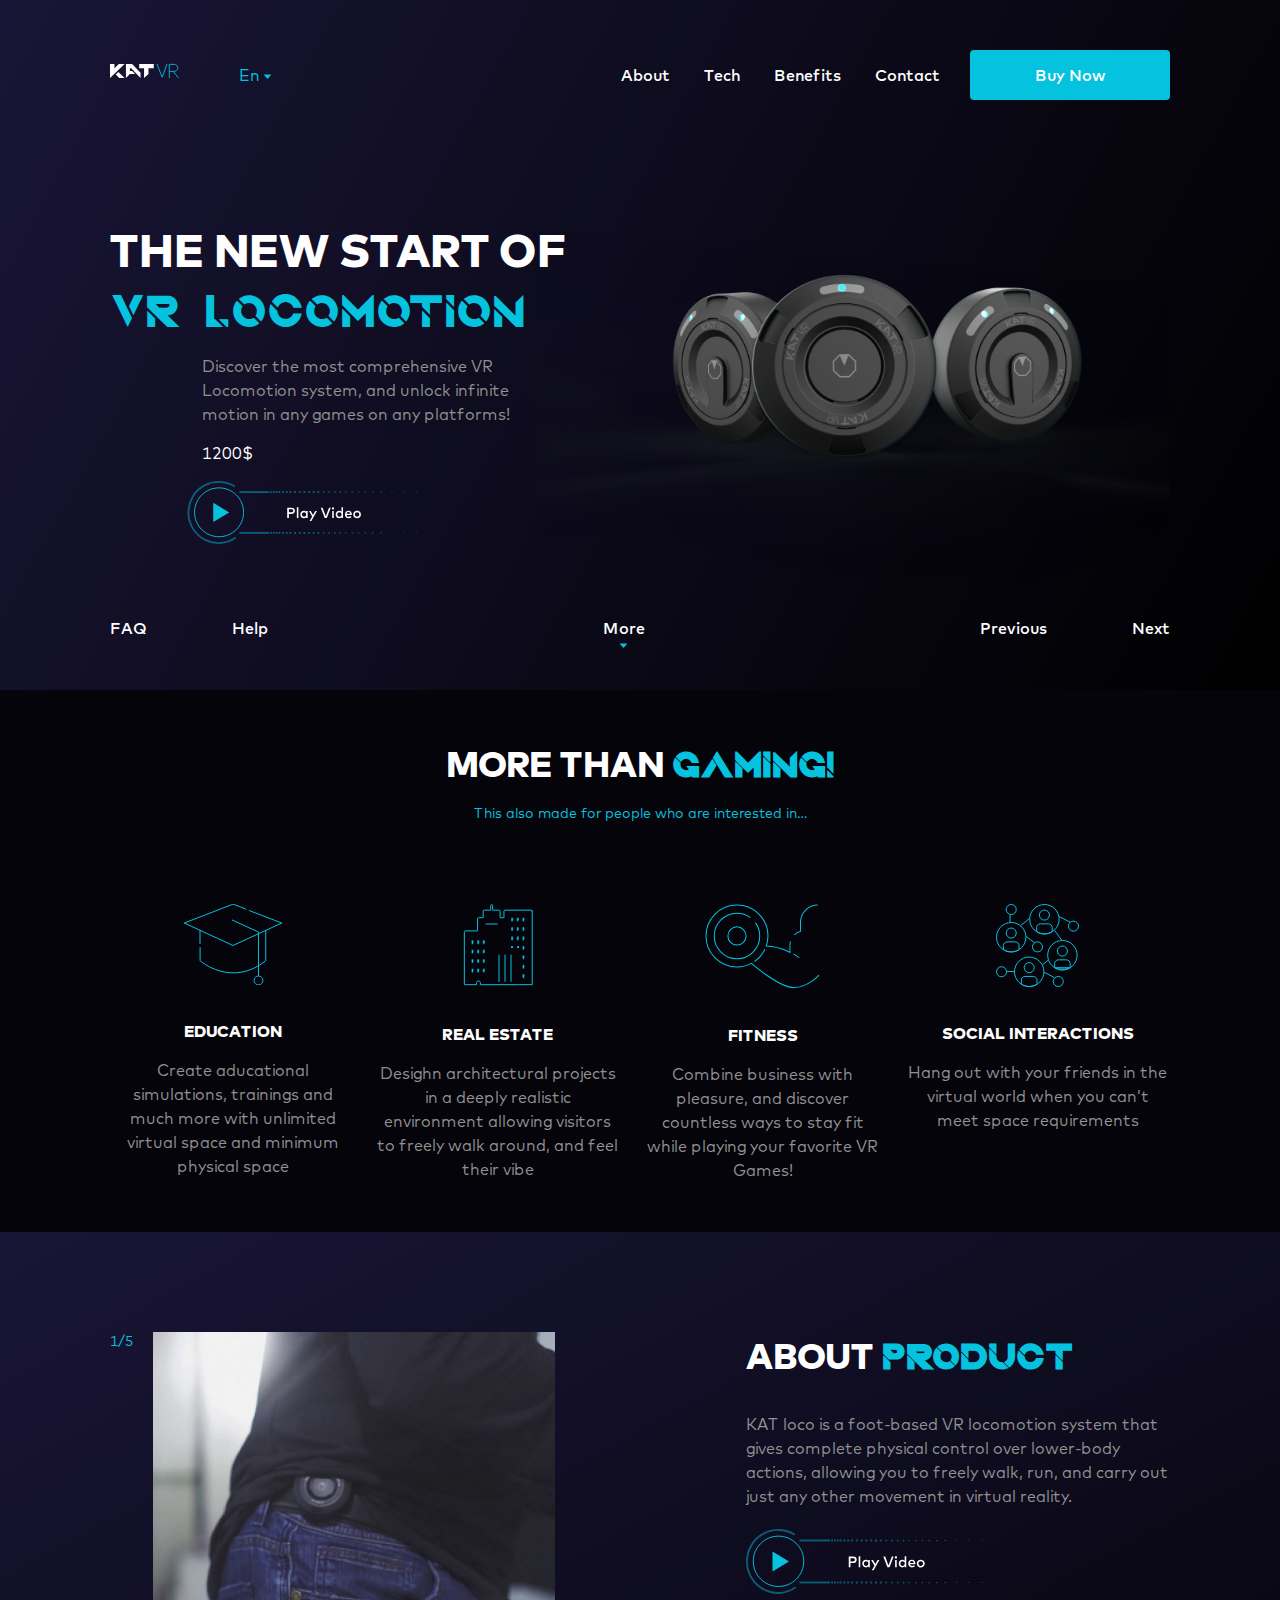
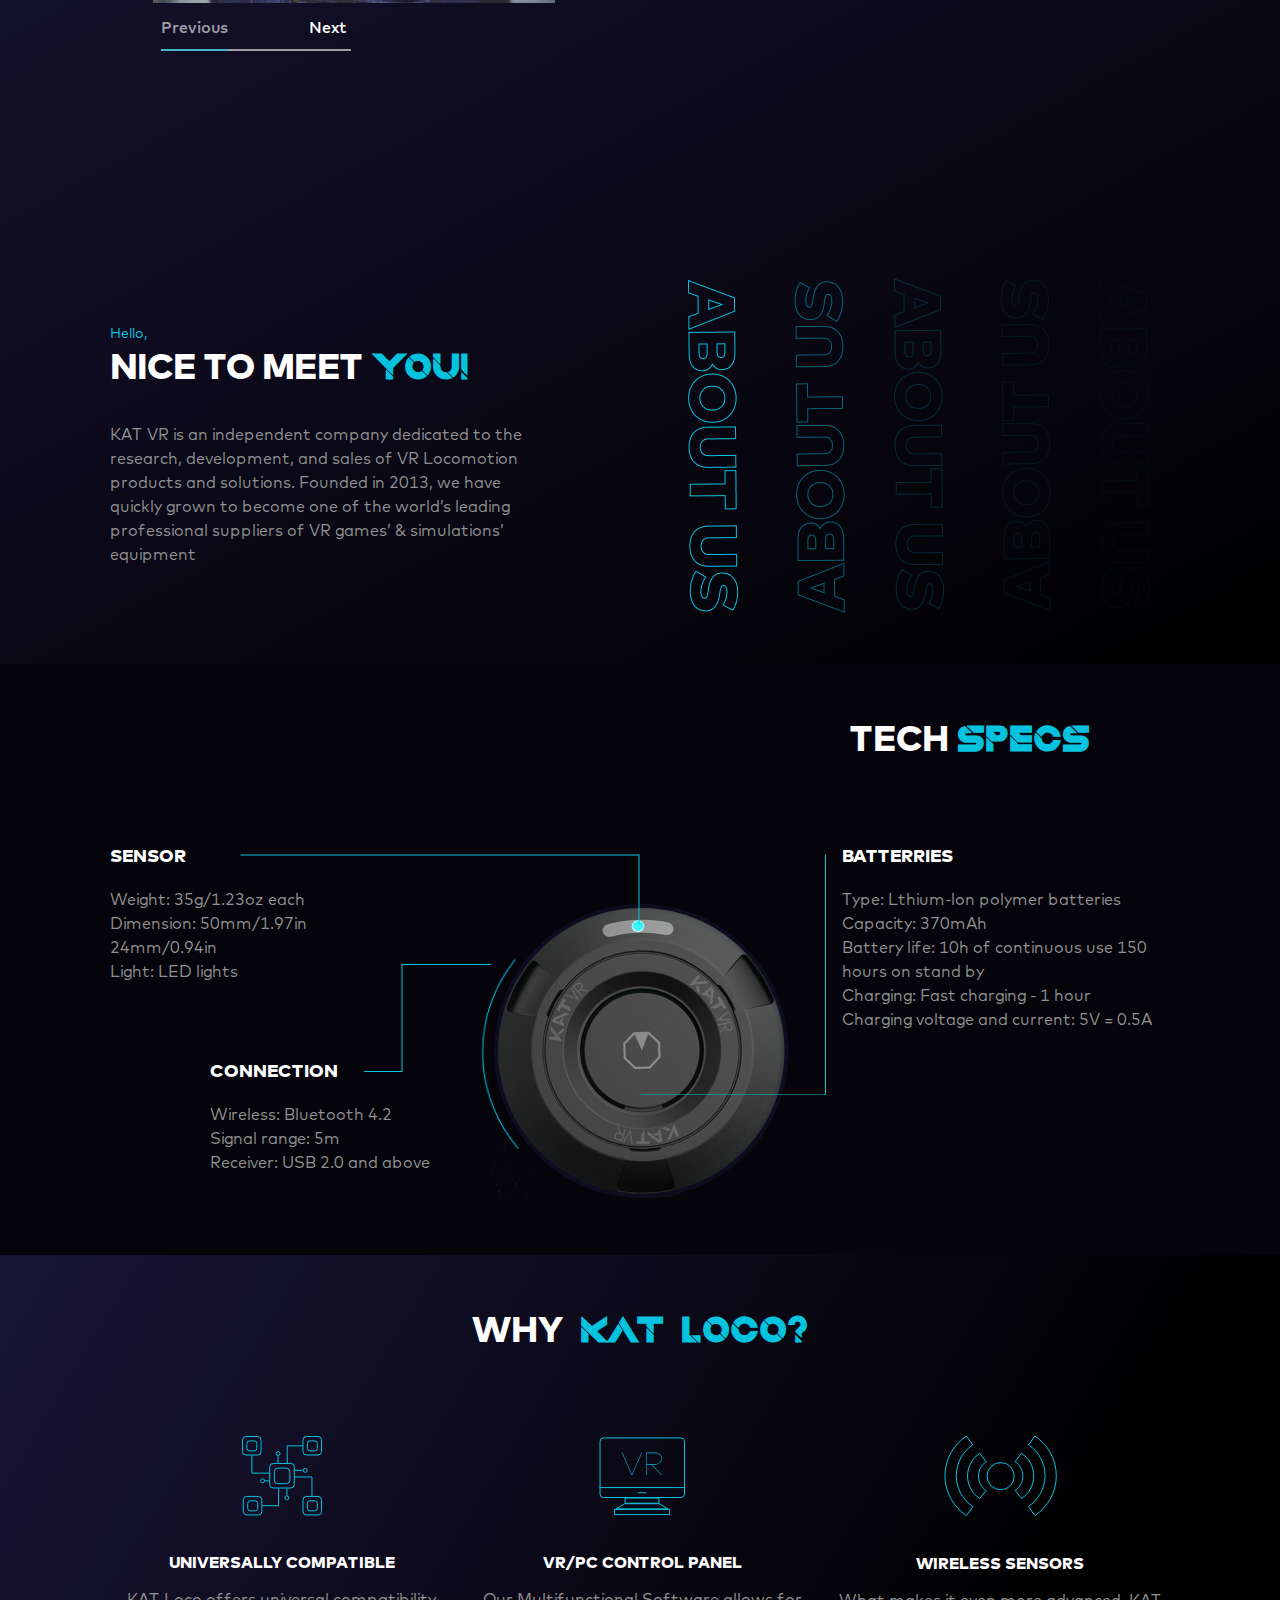
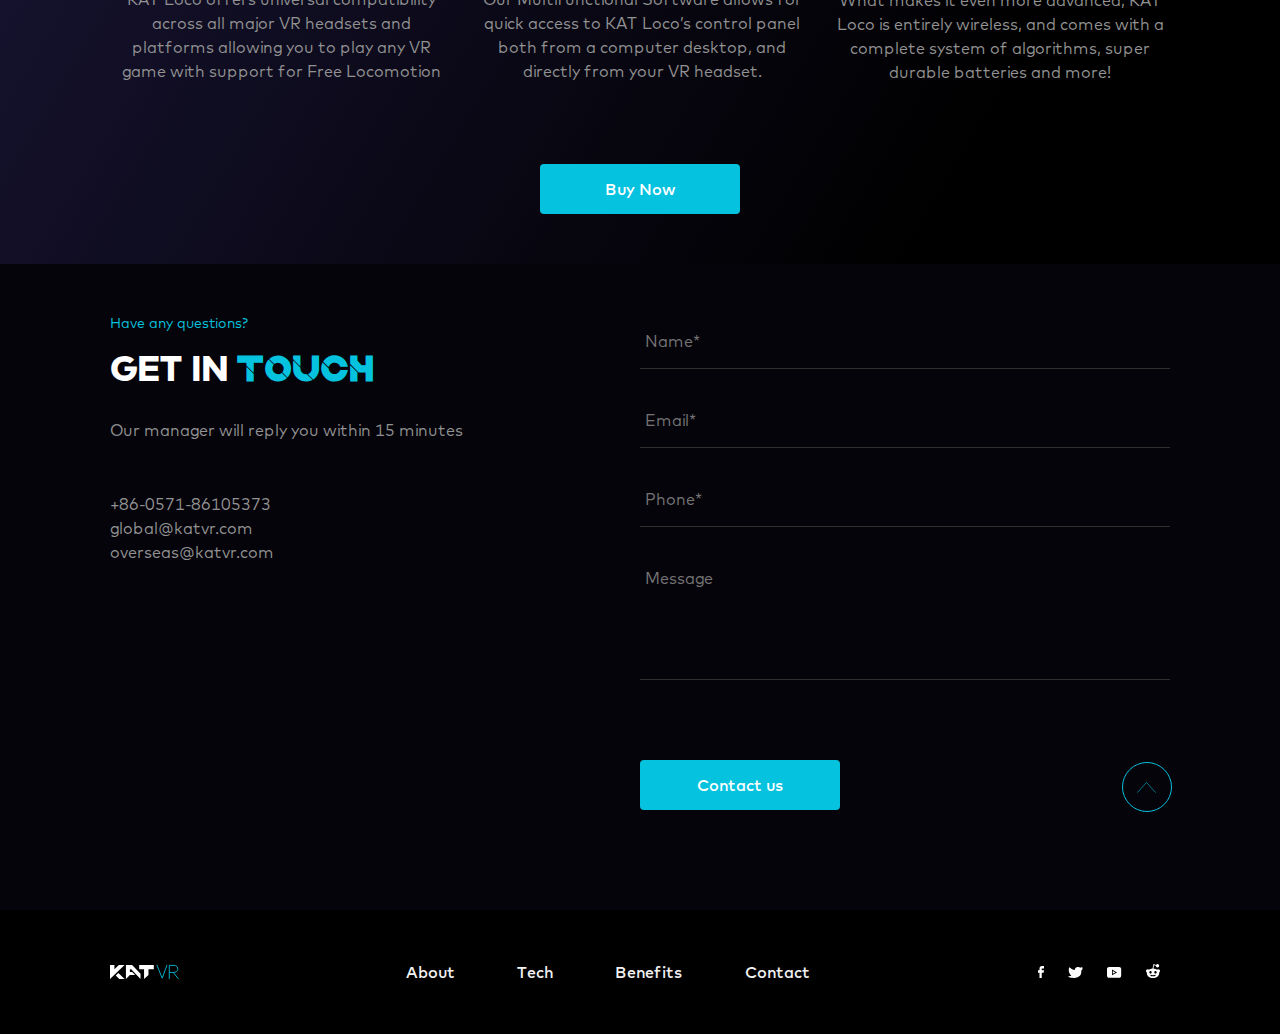
<file: index.html>
<!DOCTYPE html><html lang="en"><head><meta charset="UTF-8"><meta name="viewport" content="width=device-width, initial-scale=1.0"><title>KatVR</title><link rel="stylesheet" href="main.e1ba136f.css"></head><body> <header class="header container" id="header"> <section class="header__top"> <div class="header__language-logo"> <div class="logo header__logo"> </div> <div class="header__language">En</div> </div> <div class="menu"> <input type="checkbox" name="menu__input" id="menu__input" class="menu__input"> <label for="menu__input" class="menu__label"> <div class="bar1"></div> <div class="bar2"></div> <div class="bar3"></div> </label> <nav class="nav header__nav"> <ul class="nav__list"> <li class="nav__item"> <a href="#about" class="nav__link"> About </a> </li> <li class="nav__item"> <a href="#tech" class="nav__link"> Tech </a> </li> <li class="nav__item"> <a href="#benefits" class="nav__link"> Benefits </a> </li> <li class="nav__item"> <a href="#contact" class="nav__link"> Contact </a> </li> <li class="nav__item"> <a href="#contact" class="button nav__button nav__link"> Buy Now </a> </li> <li class="nav__item"> <a href="#" class="nav__link"> Language </a> </li> <li class="nav__item"> <a href="#" class="nav__link"> FAQ </a> </li> <li class="nav__item"> <a href="#" class="nav__link"> Help </a> </li> </ul> </nav> </div> </section> <section class="header__middle"> <div class="header__caption"> <h1 class="header__heading">THE NEW START OF<br><span class="highlight">VR LOCOMOTION</span></h1> <p class="header__text">Discover the most comprehensive VR<br>Locomotion system, and unlock infinite<br>motion in any games on any platforms!</p> <p class="header__price">1200$</p> <div class="media header__media"></div> <a class="button header__button"> Buy Now </a> </div> <div class="container-img"> </div> </section> <section class="header__bottom"> <ul class="header__list"> <li class="list-item"> <a href="#" class="header__link"> FAQ </a> </li> <li class="list-item"> <a href="#" class="header__link"> Help </a> </li> <li class="list-item"> <a href="#more" class="header__link header__link--more"> More </a> </li> <li class="list-item"> <a href="#" class="header__link"> Previous </a> </li> <li class="list-item"> <a href="#" class="header__link"> Next </a> </li> </ul> </section> </header> <main class="main"> <section class="more container" id="more"> <h2 class="more__heading">MORE THAN <span class="highlight">GAMING!</span></h2> <h5 class="more__sub-heading">This also made for people who are interested in...</h5> <section class="more__advantages"> <section class="more__object"> <img src="education.2be78d8f.svg" alt="Education" class="more__image"> <h4 class="more__title">Education</h4> <p class="more__description">Create aducational simulations, trainings and much more with unlimited virtual space and minimum physical space</p> </section> <section class="more__object"> <img src="real-estate.942b70a5.svg" alt="Real Estate" class="more__image"> <h4 class="more__title">Real Estate</h4> <p class="more__description">Desighn architectural projects in a deeply realistic environment allowing visitors to freely walk around, and feel their vibe</p> </section> <section class="more__object"> <img src="fitness.20909544.svg" alt="Fitness" class="more__image"> <h4 class="more__title">Fitness</h4> <p class="more__description">Combine business with pleasure, and discover countless ways to stay fit while playing your favorite VR Games!</p> </section> <section class="more__object"> <img src="social.80bb688e.svg" alt="Social" class="more__image"> <h4 class="more__title">Social interactions</h4> <p class="more__description">Hang out with your friends in the virtual world when you can’t meet space requirements</p> </section> </section> </section> <section class="about container" id="about"> <section class="about__top"> <div class="about__slider"> <div class="about__image-block"> <h5 class="about__counter">1/5</h5> <img src="about-image.f1a675e3.jpg" alt="KAT" class="about__image"> </div> <ul class="list-slider"> <li class="list-slider__item"> <a href="#" class="list-slider__link"> Previous </a> </li> <li class="list-slider__item"> <a href="#" class="list-slider__link"> Next </a> </li> </ul> <div class="line"></div> </div> <div class="about__text"> <h2 class="about__heading">About <span class="highlight">Product</span></h2> <img src="about-image.f1a675e3.jpg" alt="KAT VR" class="about__image--mobile"> <p class="about__description">KAT loco is a foot-based VR locomotion system that gives complete physical control over lower-body actions, allowing you to freely walk, run, and carry out just any other movement in virtual reality.</p> <div class="media about__media"></div> </div> </section> <section class="about__bottom"> <div class="about__text"> <h5>Hello,</h5> <h2 class="about__heading">Nice to meet <span class="highlight">you!</span></h2> <p class="about__discription">KAT VR is an independent company dedicated to the research, development, and sales of VR Locomotion products and solutions. Founded in 2013, we have quickly grown to become one of the world’s leading professional suppliers of VR games’ & simulations’ equipment </p> </div> <img src="about-us-stroke.5822cfae.png" alt="About us" class="about__stroke-text"> </section> </section> <section class="tech container" id="tech"> <h2 class="tech__heading">Tech <span class="highlight">specs</span></h2> <img src="kat.e688845d.png" alt="KAT VR" class="tech__image--mobile"> <div class="button-mobile button-mobile__batterries"></div> <div class="tech__mobile tech__mobile--batterries"> <p>Type: Lthium-lon polymer batteries<br>Capacity: 370mAh<br>Battery life: 10h of continuous use 150 hours on stand by<br>Charging: Fast charging - 1 hour<br>Charging voltage and current: 5V = 0.5A</p> </div> <div class="button-mobile button-mobile__sensor"></div> <div class="tech__mobile tech__mobile--sensor"> <p>Weight: 35g/1.23oz each<br>Dimension: 50mm/1.97in<br>24mm/0.94in<br>Light: LED lights</p> </div> <div class="button-mobile button-mobile__connection"></div> <div class="tech__mobile tech__mobile--connection"> <p>Wireless: Bluetooth 4.2<br>Signal range: 5m<br>Receiver: USB 2.0 and above</p> </div> <div class="tech__details"> <img src="kat.e688845d.png" alt="KAT VR" class="tech__image"> <div class="tech__ellipse"></div> <div class="vector-angle"></div> <div class="tech__batterries"> <h3>Batterries</h3> <p>Type: Lthium-lon polymer batteries<br>Capacity: 370mAh<br>Battery life: 10h of continuous use 150 hours on stand by<br>Charging: Fast charging - 1 hour<br>Charging voltage and current: 5V = 0.5A</p> </div> <div class="vector-angle-short"></div> <div class="tech__sensor"> <h3>Sensor</h3> <p>Weight: 35g/1.23oz each<br>Dimension: 50mm/1.97in<br>24mm/0.94in<br>Light: LED lights</p> </div> <div class="vector-z"></div> <div class="tech__connection"> <h3>Connection</h3> <p>Wireless: Bluetooth 4.2<br>Signal range: 5m<br>Receiver: USB 2.0 and above</p> </div> </div> </section> <section class="benefits container" id="benefits"> <h2 class="benefits__heading">WHY&#8194;<span class="highlight">KAT LOCO?</span></h2> <section class="benefits__content"> <section class="benefits__item"> <img src="compatible.40216e26.svg" alt="compatible" class="benefits__image"> <h4>Universally Compatible</h4> <p>KAT Loco offers universal compatibility across all major VR headsets and platforms allowing you to play any VR game with support for Free Locomotion</p> </section> <section class="benefits__item"> <img src="control.0476af1d.svg" alt="control" class="benefits__image"> <h4>VR/PC Control Panel</h4> <p>Our Multifunctional Software allows for quick access to KAT Loco’s control panel both from a computer desktop, and directly from your VR headset.</p> </section> <section class="benefits__item"> <img src="sensors.261f17cd.svg" alt="sensors" class="benefits__image"> <h4>Wireless Sensors</h4> <p>What makes it even more advanced, KAT Loco is entirely wireless, and comes with a complete system of algorithms, super durable batteries and more!</p> </section> </section> <a href="#contact" class="button benefits__link"> Buy Now </a> </section> <section class="contact container" id="contact"> <section class="contact__info"> <h5>Have any questions?</h5> <h2 class="contact__heading">Get in <span class="highlight">touch</span></h2> <p>Our manager will reply you within 15 minutes</p> <a href="tel:+86-0571-86105373">+86-0571-86105373</a><br> <a href="mailto:global@katvr.com">global@katvr.com</a><br> <a href="mailto:overseas@katvr.com">overseas@katvr.com</a> </section> <section class="contact__form"> <form action="" method="GET" class="form"> <input type="text" class="form__input" name="name" placeholder="Name*" autocomplete="off" required> <input type="email" class="form__input" name="email" placeholder="Email*" autocomplete="off" required> <input type="tel" class="form__input" name="phone" placeholder="Phone*" autocomplete="off" required> <textarea class="form__textarea" name="message" placeholder="Message" autocomplete="off" required></textarea> <button type="submit" class="button contact__link"> Contact us </button> </form> <a href="#header"><div class="button-up"></div></a> </section> </section> </main> <footer class="footer container"> <div class="logo footer__logo"></div> <div class="footer__nav"> <ul class="footer__list"> <li class="footer__item"><a href="#about" class="footer__link">About</a></li> <li class="footer__item"><a href="#tech" class="footer__link">Tech</a></li> <li class="footer__item"><a href="#benefits" class="footer__link">Benefits</a></li> <li class="footer__item"><a href="#contact" class="footer__link">Contact</a></li> </ul> </div> <div class="footer__contacts"> <ul class="list-contact"> <li class="item-contact"> <a href="tel:+86-0571-86105373"> +86-0571-86105373 </a> </li> <li class="item-contact"> <a href="mailto:global@katvr.com"> global@katvr.com </a> </li> <li class="item-contact"> <a href="mailto:overseas@katvr.com"> overseas@katvr.com </a> </li> </ul> </div> <div class="footer__soc"> <a href="#" class="footer__link"> <img src="fb.a3526200.svg" alt="facebook" class="footer__soc-icon"> </a> <a href="#" class="footer__link"> <img src="twitter.b948b1c3.svg" alt="twitter" class="footer__soc-icon"> </a> <a href="#" class="footer__link"> <img src="yt.d69bec1d.svg" alt="youtube" class="footer__soc-icon"> </a> <a href="#" class="footer__link"> <img src="reddit.859e3c9b.svg" alt="reddit" class="footer__soc-icon"> </a> </div> </footer> <script type="text/javascript" src="main.b2b0b56a.js"></script> </body></html>
</file>
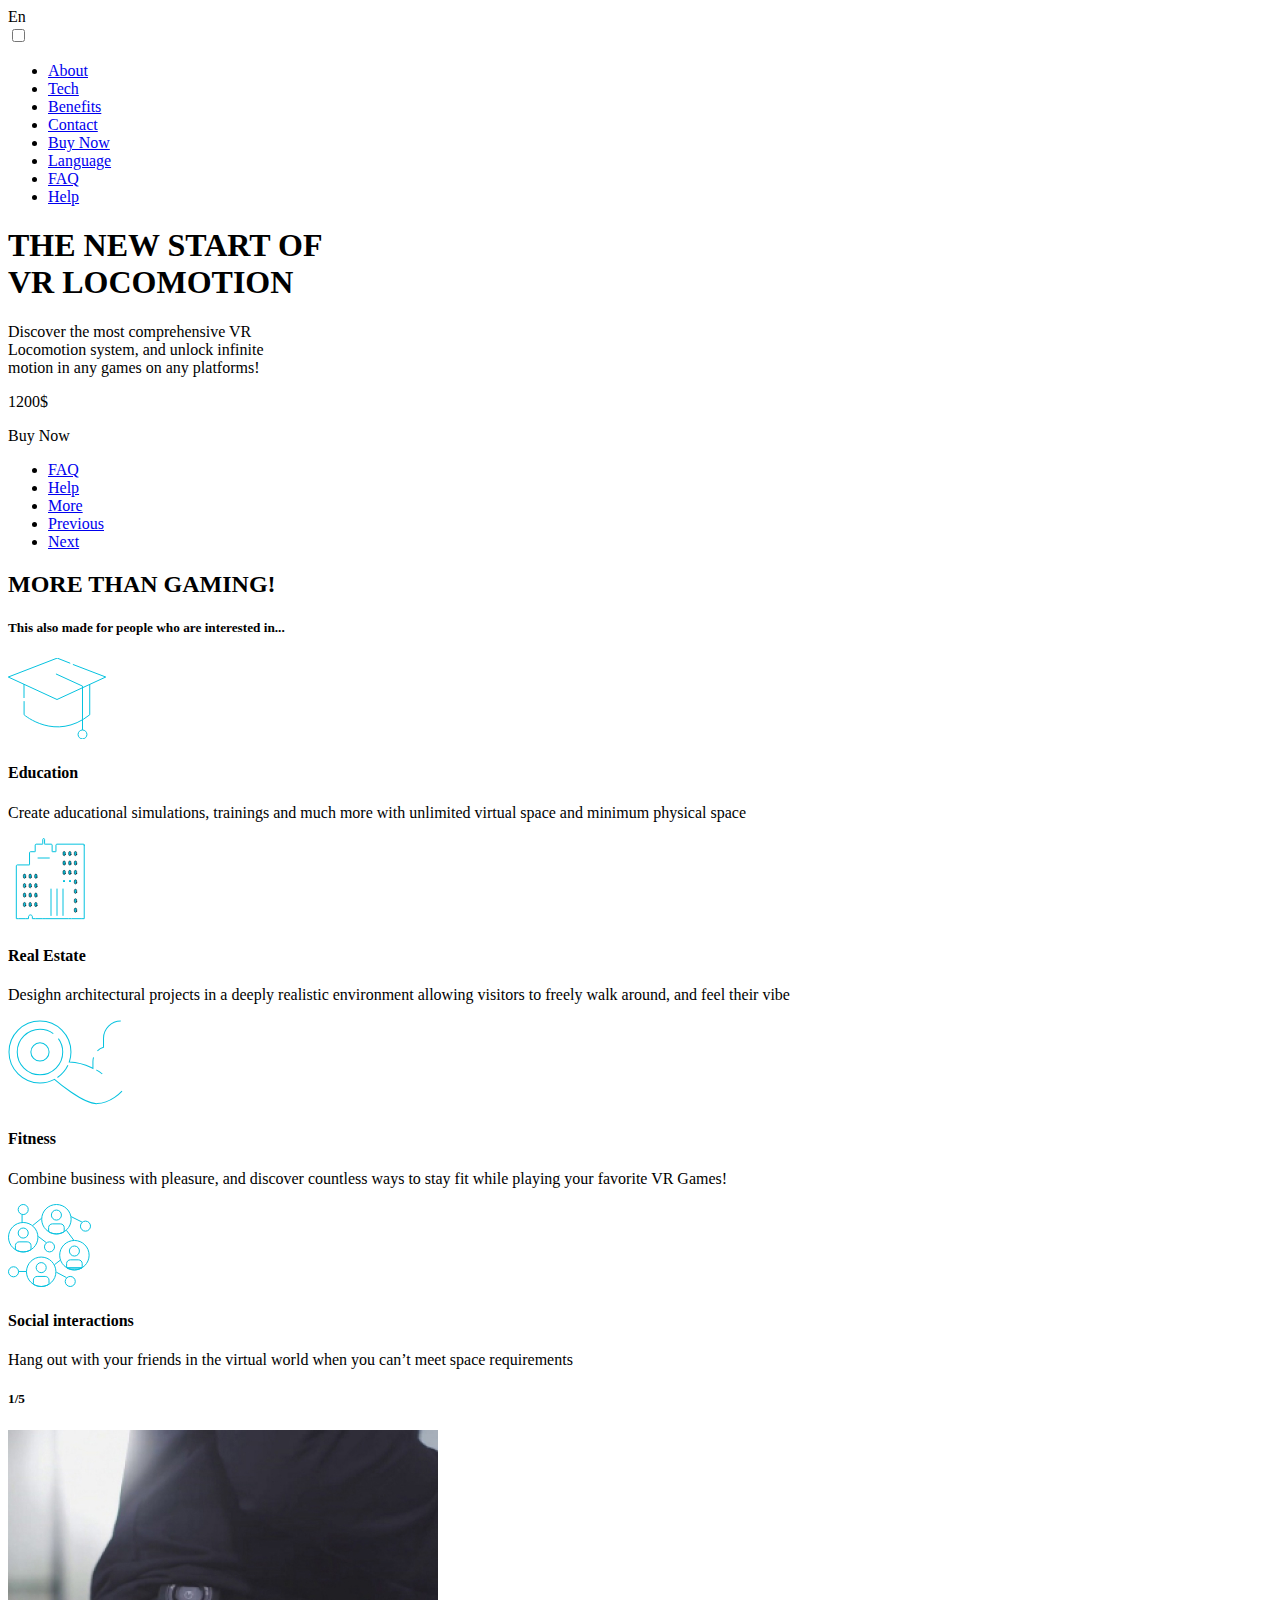
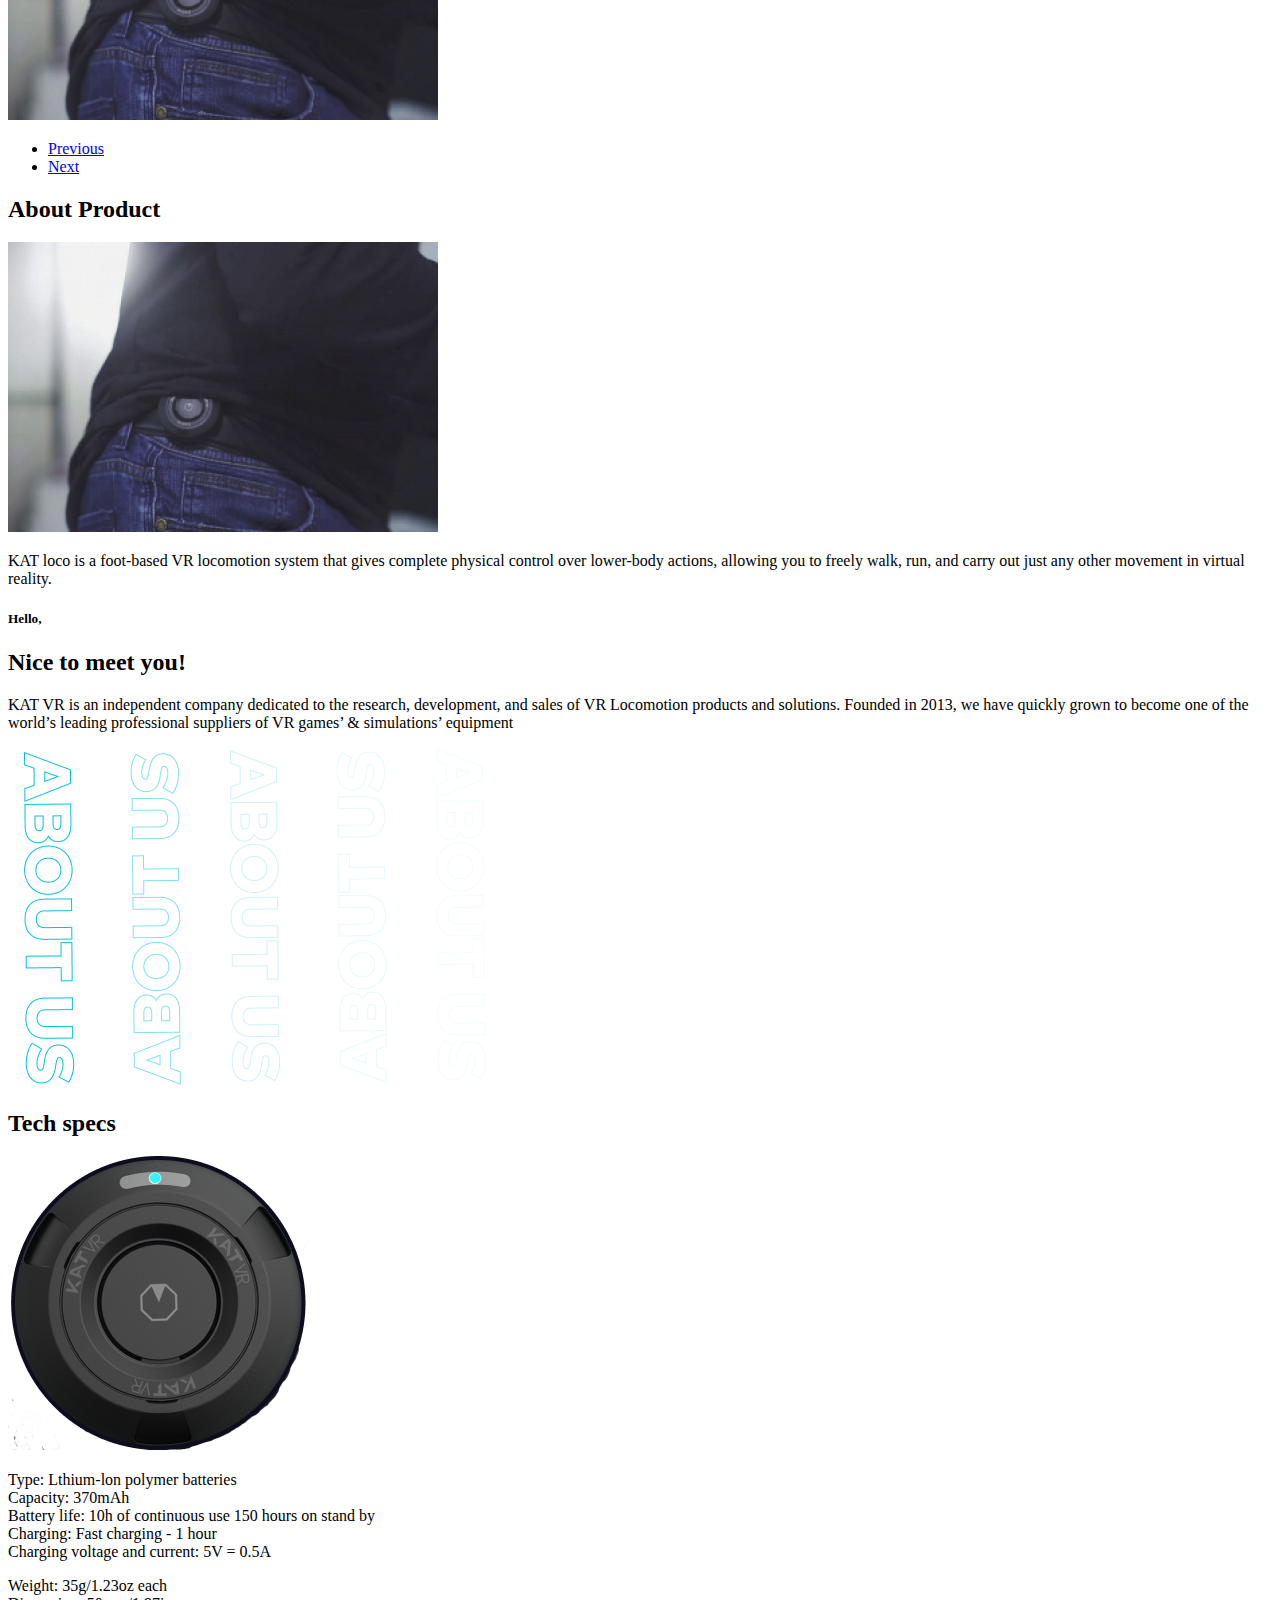
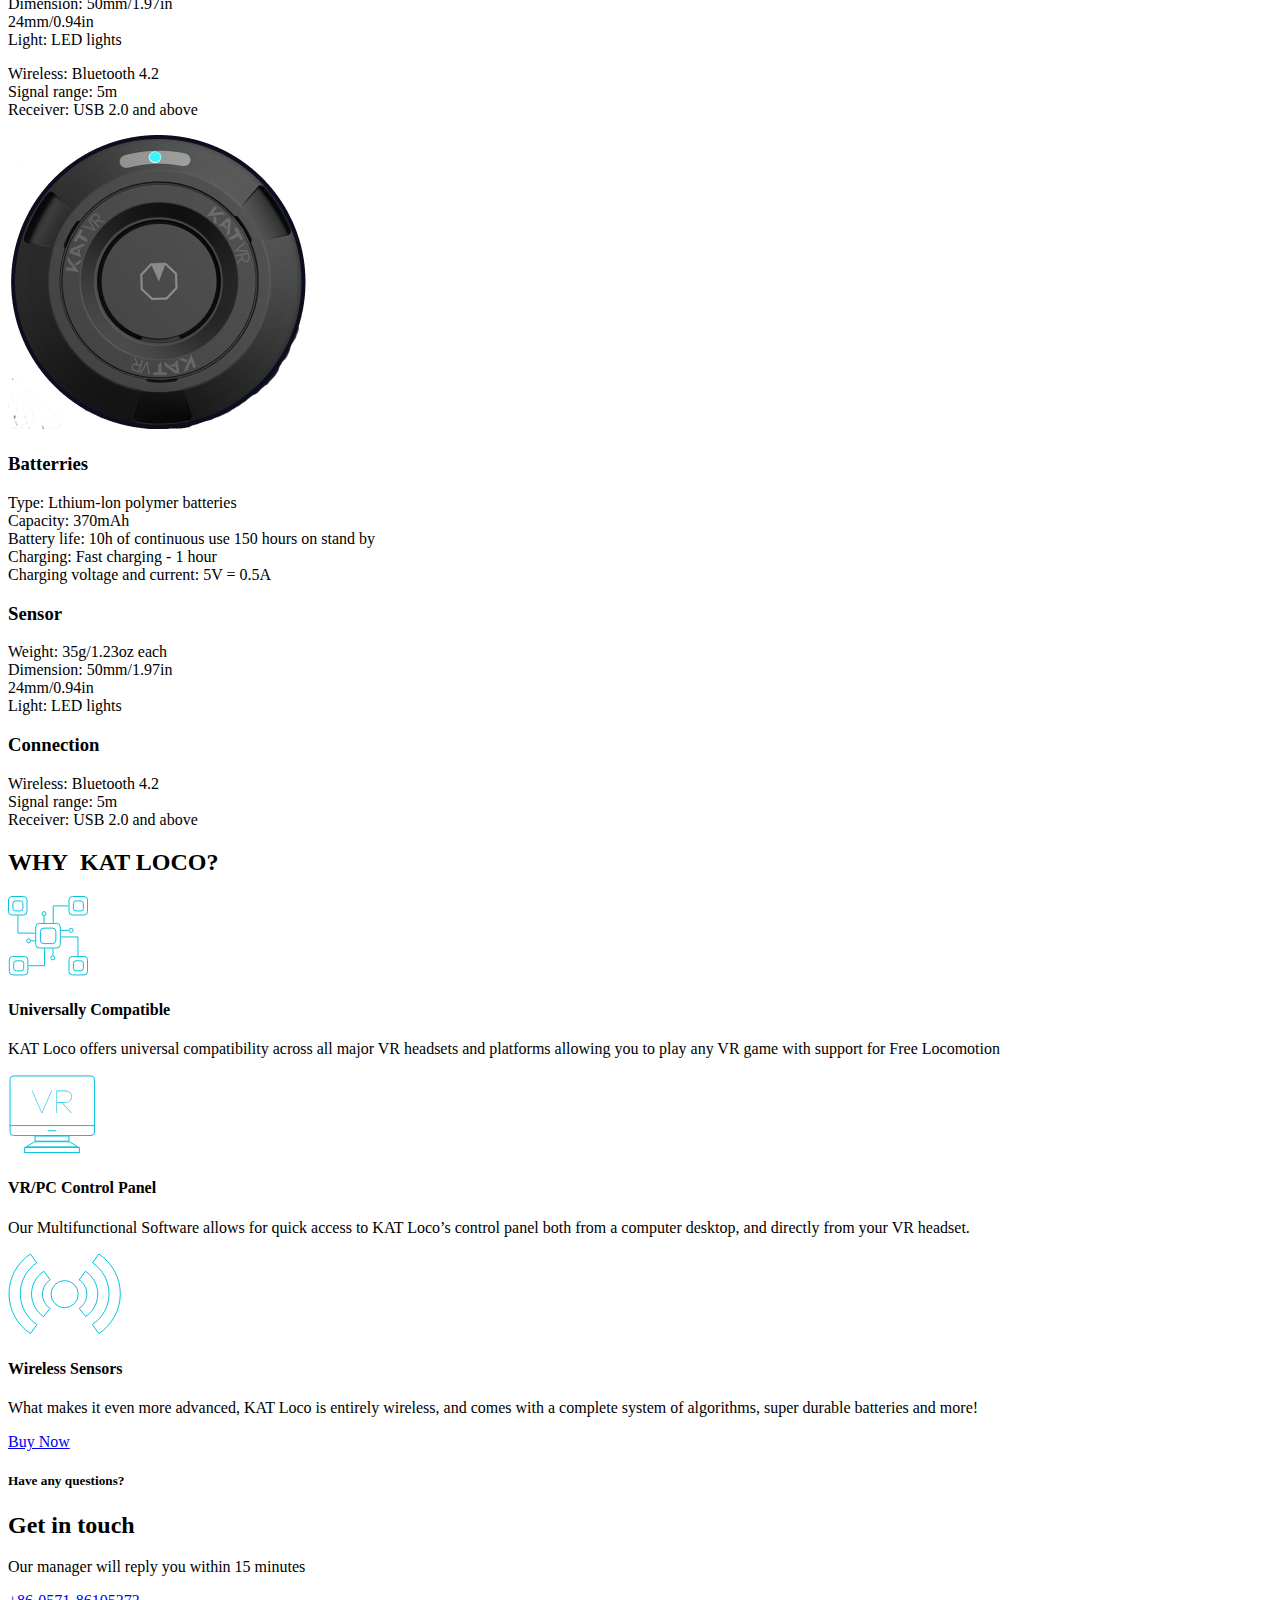
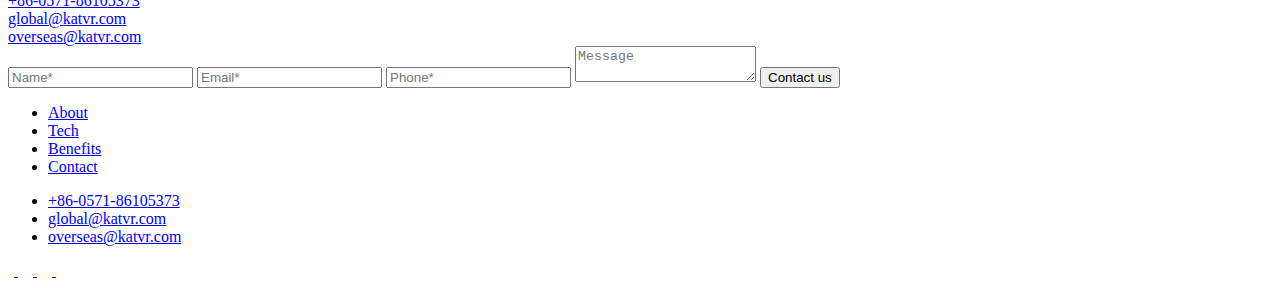
<file: src/index.html>
<!DOCTYPE html>
<html lang="en">
  <head>
    <meta charset="UTF-8">
    <meta name="viewport" content="width=device-width, initial-scale=1.0">
    <title>KatVR</title>
    <link rel="stylesheet" href="./styles/main.scss">
  </head>
  <body>
    <header class="header container" id="header">
      <section class="header__top">
        <div class="header__language-logo">
          <div class="logo header__logo">
          </div>
          <div class="header__language">En</div>
        </div>
        <div class="menu">
          <input
            type="checkbox"
            name="menu__input"
            id="menu__input"
            class="menu__input"
          >
          <label for="menu__input" class="menu__label">
            <div class="bar1"></div>
            <div class="bar2"></div>
            <div class="bar3"></div>
          </label>
          <nav class="nav header__nav">
            <ul class="nav__list">
              <li class="nav__item">
                <a href="#about" class="nav__link">
                  About
                </a>
              </li>
              <li class="nav__item">
                <a href="#tech" class="nav__link">
                  Tech
                </a>
              </li>
              <li class="nav__item">
                <a href="#benefits" class="nav__link">
                  Benefits
                </a>
              </li>
              <li class="nav__item">
                <a href="#contact" class="nav__link">
                  Contact
                </a>
              </li>
              <li class="nav__item">
                <a href="#contact" class="button nav__button nav__link">
                  Buy Now
                </a>
              </li>
              <li class="nav__item">
                <a href="#" class="nav__link">
                  Language
                </a>
              </li>
              <li class="nav__item">
                <a href="#" class="nav__link">
                  FAQ
                </a>
              </li>
              <li class="nav__item">
                <a href="#" class="nav__link">
                  Help
                </a>
              </li>
            </ul>
          </nav>
        </div>

      </section>
      <section class="header__middle">
        <div class="header__caption">
          <h1 class="header__heading">THE NEW START OF<br><span class="highlight">VR LOCOMOTION</span></h1>
          <p class="header__text">Discover the most comprehensive VR<br>Locomotion system, and unlock infinite<br>motion in any games on any platforms!</p>
          <p class="header__price">1200$</p>
          <div class="media header__media"></div>
          <a class="button header__button">
            Buy Now
          </a>
        </div>
        <div class="container-img">

        </div>
      </section>
      <section class="header__bottom">
        <ul class="header__list">
          <li class="list-item">
            <a href="#" class="header__link">
              FAQ
            </a>
          </li>
          <li class="list-item">
            <a href="#" class="header__link">
              Help
            </a>
          </li>
          <li class="list-item">
            <a href="#more" class="header__link header__link--more">
              More
            </a>
          </li>
          <li class="list-item">
            <a href="#" class="header__link">
              Previous
            </a>
          </li>
          <li class="list-item">
            <a href="#" class="header__link">
              Next
            </a>
          </li>
        </ul>
      </section>
    </header>
    <main class="main ">

      <section class="more container" id="more">
        <h2 class="more__heading">MORE THAN <span class="highlight">GAMING!</span></h2>
        <h5 class="more__sub-heading">This also made for people who are interested in...</h5>
        <section class="more__advantages">
          <section class="more__object">
            <img
              src="./images/more/education.svg"
              alt="Education"
              class="more__image"
            >
            <h4 class="more__title">Education</h4>
            <p class="more__description">Create aducational simulations, trainings and much more with unlimited virtual space and minimum physical space</p>
          </section>
          <section class="more__object">
            <img
              src="./images/more/real-estate.svg"
              alt="Real Estate"
              class="more__image"
            >
            <h4 class="more__title">Real Estate</h4>
            <p class="more__description">Desighn architectural projects in a deeply realistic environment allowing visitors to freely walk around, and feel their vibe</p>
          </section>
          <section class="more__object">
            <img
              src="./images/more/fitness.svg"
              alt="Fitness"
              class="more__image"
            >
            <h4 class="more__title">Fitness</h4>
            <p class="more__description">Combine business with pleasure, and discover countless ways to stay fit while playing your favorite VR Games!</p>
          </section>
          <section class="more__object">
            <img
              src="./images/more/social.svg"
              alt="Social"
              class="more__image"
            >
            <h4 class="more__title">Social interactions</h4>
            <p class="more__description">Hang out with your friends in the virtual world when you can’t meet space requirements</p>
          </section>
        </section>
      </section>
      <section class="about container" id="about">
        <section class="about__top">
          <div class="about__slider">
            <div class="about__image-block">
              <h5 class="about__counter">1/5</h5>
              <img
                src="./images/about/about-image.jpg"
                alt="KAT"
                class="about__image"
              >
            </div>
            <ul class="list-slider">
              <li class="list-slider__item">
                <a href="#" class="list-slider__link">
                  Previous
                </a>
              </li>
              <li class="list-slider__item">
                <a href="#" class="list-slider__link">
                  Next
                </a>
              </li>
            </ul>
            <div class="line"></div>
          </div>

          <div class="about__text">
            <h2 class="about__heading">About <span class="highlight">Product</span></h2>
            <img
              src="./images/about/about-image.jpg"
              alt="KAT VR"
              class="about__image--mobile"
            >
            <p class="about__description">KAT loco is a foot-based VR locomotion system that gives complete physical control over lower-body actions, allowing you to freely walk, run, and carry out just any other movement in virtual reality.</p>
            <div class="media about__media"></div>
          </div>
        </section>
        <section class="about__bottom">
          <div class="about__text">
            <h5>Hello,</h5>
            <h2 class="about__heading">Nice to meet <span class="highlight">you!</span></h2>
            <p class="about__discription">KAT VR is an independent company dedicated to the research, development, and sales of VR Locomotion products and solutions. Founded in 2013, we have quickly grown to become one of the world’s leading professional suppliers of VR games’ & simulations’ equipment </p>
          </div>
          <img
          src="./images/about/about-us-stroke.png"
          alt="About us"
          class="about__stroke-text"
          >
        </section>
      </section>
      <section class="tech container" id="tech">
        <h2 class="tech__heading">Tech <span class="highlight">specs</span></h2>
        <img
          src="./images/tech/kat.png"
          alt="KAT VR"
          class="tech__image--mobile"
        >
        <div class="button-mobile button-mobile__batterries"></div>
        <div class="tech__mobile tech__mobile--batterries">
          <p>Type: Lthium-lon polymer batteries<br>Capacity: 370mAh<br>Battery life: 10h of continuous use 150 hours on stand by<br>Charging: Fast charging - 1 hour<br>Charging voltage and current: 5V = 0.5A</p>
        </div>
        <div class="button-mobile button-mobile__sensor"></div>
        <div class="tech__mobile tech__mobile--sensor">
          <p>Weight: 35g/1.23oz each<br>Dimension: 50mm/1.97in<br>24mm/0.94in<br>Light: LED lights</p>
        </div>
        <div class="button-mobile button-mobile__connection"></div>
        <div class="tech__mobile tech__mobile--connection">
          <p>Wireless: Bluetooth 4.2<br>Signal range: 5m<br>Receiver: USB 2.0 and above</p>
        </div>
        <div class="tech__details">
          <img
            src="./images/tech/kat.png"
            alt="KAT VR"
            class="tech__image"
          >
          <div class="tech__ellipse"></div>
          <div class="vector-angle"></div>
          <div class="tech__batterries">
            <h3>Batterries</h3>
            <p>Type: Lthium-lon polymer batteries<br>Capacity: 370mAh<br>Battery life: 10h of continuous use 150 hours on stand by<br>Charging: Fast charging - 1 hour<br>Charging voltage and current: 5V = 0.5A</p>
          </div>
          <div class="vector-angle-short"></div>
          <div class="tech__sensor">
            <h3>Sensor</h3>
            <p>Weight: 35g/1.23oz each<br>Dimension: 50mm/1.97in<br>24mm/0.94in<br>Light: LED lights</p>
          </div>
          <div class="vector-z"></div>
          <div class="tech__connection">
            <h3>Connection</h3>
            <p>Wireless: Bluetooth 4.2<br>Signal range: 5m<br>Receiver: USB 2.0 and above</p>
          </div>
        </div>
      </section>
      <section class="benefits container" id="benefits">
        <h2 class="benefits__heading">WHY&#8194;<span class="highlight">KAT LOCO?</span></h2>
        <section class="benefits__content">
          <section class="benefits__item">
            <img
              src="./images/benefits/compatible.svg"
              alt="compatible"
              class="benefits__image"
            >
            <h4>Universally Compatible</h4>
            <p>KAT Loco offers universal compatibility across all major VR headsets and platforms allowing you to play any VR game with support for Free Locomotion</p>
          </section>
          <section class="benefits__item">
            <img
              src="./images/benefits/control.svg"
              alt="control"
              class="benefits__image"
            >
            <h4>VR/PC Control Panel</h4>
            <p>Our Multifunctional Software allows for quick access to KAT Loco’s control panel both from a computer desktop, and directly from your VR headset.</p>
          </section>
          <section class="benefits__item">
            <img
              src="./images/benefits/sensors.svg"
              alt="sensors"
              class="benefits__image"
            >
            <h4>Wireless Sensors</h4>
            <p>What makes it even more advanced, KAT Loco is entirely wireless, and comes with a complete system of algorithms, super durable batteries and more!</p>
          </section>
        </section>
        <a href="#contact" class="button benefits__link">
          Buy Now
        </a>
      </section>
      <section class="contact container" id="contact">
        <section class="contact__info">
          <h5>Have any questions?</h5>
          <h2 class="contact__heading">Get in <span class="highlight">touch</span></h2>
          <p>Our manager will reply you within 15 minutes</p>
          <a href="tel:+86-0571-86105373">+86-0571-86105373</a><br>
          <a href="mailto:global@katvr.com">global@katvr.com</a><br>
          <a href="mailto:overseas@katvr.com">overseas@katvr.com</a>
        </section>
        <section class="contact__form">
          <form
            action=""
            method="GET"
            class="form"
          >
            <input
              type="text"
              class="form__input"
              name="name"
              placeholder="Name*"
              autocomplete="off"
              required
            >
            <input
              type="email"
              class="form__input"
              name="email"
              placeholder="Email*"
              autocomplete="off"
              required
            >
            <input
              type="tel"
              class="form__input"
              name="phone"
              placeholder="Phone*"
              autocomplete="off"
              required
            >
            <textarea
            class="form__textarea"
            name="message"
            placeholder="Message"
            autocomplete="off"
            required
           ></textarea>
            <button type="submit" class="button contact__link">
            Contact us
            </button>
          </form>

          <a href="#header"><div class="button-up"></div></a>
        </section>
      </section>
    </main>
    <footer class="footer container">
      <div class="logo footer__logo"></div>
      <div class="footer__nav">
        <ul class="footer__list">
          <li class="footer__item"><a href="#about" class="footer__link">About</a></li>
          <li class="footer__item"><a href="#tech" class="footer__link">Tech</a></li>
          <li class="footer__item"><a href="#benefits" class="footer__link">Benefits</a></li>
          <li class="footer__item"><a href="#contact" class="footer__link">Contact</a></li>
        </ul>
      </div>
      <div class="footer__contacts">
        <ul class="list-contact">
          <li class="item-contact">
            <a href="tel:+86-0571-86105373">
              +86-0571-86105373
            </a>
          </li>
          <li class="item-contact">
            <a href="mailto:global@katvr.com">
              global@katvr.com
            </a>
          </li>
          <li class="item-contact">
            <a href="mailto:overseas@katvr.com">
              overseas@katvr.com
            </a>
          </li>
        </ul>
      </div>
      <div class="footer__soc">
        <a href="#" class="footer__link">
          <img
            src="./images/footer/fb.svg"
            alt="facebook"
            class="footer__soc-icon"
          >
        </a>
        <a href="#" class="footer__link">
          <img
            src="./images/footer/twitter.svg"
            alt="twitter"
            class="footer__soc-icon"
          >
        </a>
        <a href="#" class="footer__link">
          <img
            src="./images/footer/yt.svg"
            alt="youtube"
            class="footer__soc-icon"
          >
        </a>
        <a href="#" class="footer__link">
          <img
            src="./images/footer/reddit.svg"
            alt="reddit"
            class="footer__soc-icon"
          >
        </a>
      </div>
    </footer>
    <script type="text/javascript" src="scripts/main.js"></script>
  </body>
</html>
</file>
<file: main.e1ba136f.css>
h1{font-family:Roboto,sans-serif;font-weight:400}@font-face{font-family:Mark-Regular;src:url(Mark-Regular.936048f0.ttf) format("truetype");font-style:normal;font-weight:400}@font-face{font-family:Mark-Medium;src:url(Mark-Medium.0e618f3c.ttf) format("truetype");font-style:normal;font-weight:400}@font-face{font-family:Mark-Bold;src:url(Mark-Heavy.6f644e6d.ttf) format("truetype");font-style:normal;font-weight:400}@font-face{font-family:Quantum;src:url(Quantum.cef19ee5.otf) format("opentype");font-style:normal;font-weight:400}body,button,h1,h2,h3,h4,h5,h6,html,input,li,p,textarea,ul{margin:0;padding:0;font-family:Mark-Regular,Arial,Helvetica,sans-serif;font-size:16px;line-height:150%}html{scroll-behavior:smooth}h1,h2,h3,h4{font-family:Mark-Bold,Arial,Helvetica,sans-serif;color:#fff;text-transform:uppercase}h1{font-size:46px;line-height:130%}h2{font-size:36px;line-height:46px}h3{font-size:18px;line-height:23px}h4{font-size:16px;line-height:20px}h5{font-family:Mark-Regular,Arial,Helvetica,sans-serif;font-weight:400;font-size:14px;line-height:18px;color:#05c2df}p{color:#929292}a{font-family:Mark-Medium,Arial,Helvetica,sans-serif;color:#fff;text-decoration:none;transition:color .2s}a:hover{color:#05c2df}ul{list-style:none}.container{padding:50px 4vw}@media (min-width:1200px){.container{padding:50px calc(50% - 530px)}}.header{position:relative;height:100%;background:linear-gradient(118.69deg,#191536,#000)}.header__top{display:flex;justify-content:space-between;align-items:center}.header__language{position:relative;cursor:pointer}.header__language:before{position:absolute;bottom:2px;display:block;content:url(Polygon.3261b894.svg);left:calc(100% + 3px)}.header__language-logo{color:#05c2df;display:flex;justify-content:space-between;width:150px}.header__heading{position:absolute}.header__middle{display:flex;justify-content:space-between}.header .container-img{width:60%;background-image:url(product.b0e2c3c2.png);background-size:cover;background-position:50%}.header__caption{margin-top:120px}.header__text{white-space:nowrap;margin:134px 0 15px;position:relative;left:30%}.header__price{position:relative;left:30%;color:#fff;margin-bottom:15px}.header__media{margin-left:25%;margin-bottom:70px}.header__button{display:none}.header__list{list-style:none;display:flex;justify-content:space-between}.header .list-item:nth-child(3){margin:0 250px;z-index:1}.header .list-item:nth-child(3):after{z-index:-1;margin-bottom:-25px;position:relative;display:block;content:url(Polygon.3261b894.svg);top:-10px;left:calc(50% - 5px)}@media (max-width:999px){.header__middle{flex-direction:column-reverse}.header .container-img{width:85%;height:320px;margin:0 auto}.header__heading{position:static}.header__caption{margin:0 auto}.header__price,.header__text{text-align:center;margin:0 0 15px;position:static}.header__price{text-align:center}.header__media{margin-bottom:0}.header__list{display:none}}@media (max-width:799px){.header__language{display:none}.header__media{margin-bottom:25px}.header__button{display:block;margin:0 auto}}@media (max-width:499px){.header .container-img{height:250px}.header__text{text-align:left;margin-bottom:8px;white-space:normal}.header__heading{font-size:26px;margin-bottom:14px}.header__media{margin-left:0}}.menu input,.menu label{display:none}@media (max-width:799px){.menu .bar1,.menu .bar2,.menu .bar3{width:18px;height:1px;background-color:#fff;margin:4px 0;transition:.35s}.menu__input:checked~.nav{z-index:1;opacity:1;transition:.4s}.menu .menu__label{position:relative;z-index:2;display:block;cursor:pointer}.menu__input:checked~.menu__label .bar1{transform:rotate(45deg) translate(4px,4px)}.menu__input:checked~.menu__label .bar2{opacity:0}.menu__input:checked~.menu__label .bar3{transform:rotate(-45deg) translate(3px,-3px)}}.nav__list{display:flex;justify-content:flex-end;align-items:center}.nav__link{margin:0 17px}.nav__item:nth-last-child(-n+3){display:none}.nav__button{margin:0 0 0 13px;display:block}@media (max-width:999px){.nav__link{margin:0 14px}}@media (max-width:799px){.nav{z-index:-1;opacity:0;position:absolute;top:0;left:0;background:#191536;width:100%;height:100%;transition:.35s}.nav__list{flex-direction:column;align-items:flex-start;margin-top:75px}.nav__item{font-size:21px;padding:11px 10vw;width:calc(100% - 20vw)}.nav__item:nth-child(5){display:none}.nav__item:nth-last-child(-n+3){display:flex}.nav__item:hover{background:#110e25;color:#05c2df}}.button{text-align:center;font-family:Mark-Medium,Arial,Helvetica,sans-serif;color:#fff;background-color:#05c2df;padding:13px 0;width:200px;cursor:pointer;border-radius:4px;transition:background-color .2s,color .15s;outline:none}.button:hover{color:#05c2df;background-color:#fff}.logo{height:16px;width:77.5px;background-image:url(logo.41d137af.svg);background-size:contain;background-repeat:no-repeat;transition:.3s}.logo:hover{cursor:pointer;opacity:.8}.highlight{font-family:Quantum,Arial,Helvetica,sans-serif;color:#05c2df}.media{height:66px;background-image:url(play-button.bdb576e0.svg);background-size:contain;background-repeat:no-repeat;cursor:pointer}.more{height:100%;background:#05040b;text-align:center}.more__heading{margin-bottom:14px}.more__sub-heading{margin-bottom:82px}.more__advantages{display:grid;grid-template-columns:repeat(4,1fr)}.more__object{margin-right:20px}.more__object:last-child{margin-right:0}.more__image{margin-bottom:30px}.more__title{margin-bottom:17px}@media (max-width:799px){.more{padding-bottom:50px}.more__advantages{grid-template-columns:repeat(2,1fr);grid-gap:40px 20px}}@media (max-width:699px){.more{text-align:left}.more__heading{margin-bottom:10px}.more__sub-heading{margin-bottom:30px}.more__advantages{grid-template-columns:1fr;justify-items:center}.more__title{margin-bottom:10px}.more__image{display:none}}.about{padding-top:100px;height:100%;background:linear-gradient(151.42deg,#191536 -.5%,#000 99.5%)}.about__top{display:flex;justify-content:space-between}.about__counter{margin-right:20px}.about__image{width:85%}.about__image--mobile{display:none}.about__image-block{display:flex;margin-bottom:12px}.about .list-slider{display:flex;justify-content:space-between;width:50%;margin-bottom:10px}.about .list-slider__item:first-child{margin-left:4vw;opacity:.6;border-bottom:2px solid #05c2df;margin-bottom:-12px;z-index:1}.about .line{margin-left:4vw;background-color:#fff;opacity:.6;height:2px;width:190px;margin-bottom:225px}.about__text{width:40%}.about__heading{margin-bottom:30px}.about__description{margin-bottom:20px}.about__bottom{display:flex;justify-content:space-between;align-items:center}@media (max-width:999px){.about__stroke-text{width:45%}.about .line{width:200px}}@media (max-width:799px){.about .line,.about .list-slider,.about__counter{display:none}}@media (max-width:699px){.about{padding-top:50px}.about__top{flex-direction:column;align-items:center}.about__image{display:none}.about__image--mobile{display:block;width:100%;margin-bottom:35px}.about__heading{margin-bottom:20px}.about__text{width:90%}.about__media{margin-left:calc(50% - 120px);margin-bottom:80px}.about__stroke-text{display:none}.about__bottom{justify-content:center}}.tech{display:flex;flex-direction:column;background:#05040b;position:relative}.tech__heading{align-self:flex-end;margin-right:80px;margin-bottom:140px}.tech__details{position:relative}.tech__details h3{margin-bottom:20px}.tech__image{position:relative;left:calc(50% - 149px)}.tech__image--mobile{display:none}.tech__ellipse{position:absolute;top:44px;left:calc(50% - 163px);background-image:url(ellipse.b5038b70.png);background-position:2%;background-repeat:no-repeat;width:40px;height:201px;transform:rotate(-1deg)}.tech__mobile{display:none;position:absolute;background-color:#191536;width:250px;border-radius:4px;z-index:1}.tech__mobile--batterries{top:0}.tech__mobile--connection{bottom:120px}.tech__mobile p{padding:20px 10px}.tech__batterries{position:absolute;width:30%;top:-60px;right:10px}.tech .vector-angle{background-image:url(vector-angle.02ddcdd4.png);background-repeat:no-repeat;width:186px;height:241px;position:absolute;left:50%;top:-50px}.tech__sensor{position:absolute;width:25%;top:-60px;left:0}.tech .vector-angle-short{background-image:url(vector-angle-short.50ec964c.png);background-repeat:no-repeat;width:400px;height:70px;position:absolute;left:calc(50% - 400px);top:-50px}.tech__connection{position:absolute;width:25%;left:100px;top:155px}.tech .vector-z{background-image:url(vector-z.538459d6.png);background-repeat:no-repeat;width:128px;height:108px;position:absolute;left:calc(50% - 276px);top:60px}@media (max-width:1199px){.tech{align-items:center}.tech__heading{margin-bottom:80px}.tech .button-mobile{width:50px;height:50px;border-radius:50%;background-color:#05c2df;transition:.2s}.tech .button-mobile__batterries{position:absolute;left:calc(50% + 50px);top:calc(50% + 20px)}.tech .button-mobile__batterries:hover+.tech__mobile--batterries{display:block}.tech .button-mobile__sensor{position:absolute;left:calc(50% - 80px);top:calc(50% - 70px)}.tech .button-mobile__sensor:hover+.tech__mobile--sensor{display:block}.tech .button-mobile__connection{position:absolute;left:calc(50% - 150px);top:calc(50% + 150px)}.tech .button-mobile__connection:hover+.tech__mobile--connection{display:block}.tech .button-mobile:hover{cursor:pointer;opacity:.95}.tech .button-mobile:before{top:calc(50% - 10px);left:calc(50% - 1px);height:20px;width:2px}.tech .button-mobile:after,.tech .button-mobile:before{position:relative;display:block;content:"";background-color:#fff}.tech .button-mobile:after{top:3px;left:calc(50% - 10px);height:2px;width:20px}.tech__details{display:none}.tech__image--mobile{display:block}}.benefits{background:linear-gradient(121.14deg,#191536,#000 77.34%);text-align:center}.benefits__heading{margin-bottom:80px}.benefits__content{display:flex;justify-content:space-between;align-items:center}.benefits__item{margin-right:20px;margin-bottom:80px}.benefits__item:last-child{margin-right:0}.benefits__item h4{margin-bottom:15px}.benefits__image{margin-bottom:30px}.benefits__link{display:block;margin:0 auto}@media (max-width:699px){.benefits__content{flex-direction:column}}@media (max-width:499px){.benefits{text-align:left}.benefits__heading{margin-bottom:30px}.benefits__image{display:none}.benefits__item{margin-bottom:20px}.benefits__link{display:none}}.contact{display:flex;justify-content:space-between;background-color:#05040b}.contact__heading{margin:12px 0 24px}.contact__info{margin-right:30px}.contact__info p{margin-bottom:50px}.contact__info a{font-family:Mark-Regular,Arial,Helvetica,sans-serif;color:#929292;transition:.3s}.contact__info a:hover{color:#fff}.contact__form{width:50%}.contact__link{margin-top:80px;display:block;outline:none;border:none}.contact .button-up{position:relative;top:-48px;left:calc(100% - 48px);width:48px;height:48px;background-image:url(Polygon.5fca32a3.svg);background-size:40%;background-position:50%;background-repeat:no-repeat;border:1px solid #05c2df;border-radius:50%}.contact .button-up:hover{cursor:pointer;box-shadow:0 0 23px -8px rgba(71,191,255,.57)}@media (max-width:699px){.contact{flex-direction:column;align-items:center;text-align:center}.contact__heading{margin-bottom:-100px}.contact__info{margin-right:0}.contact .button-up,.contact__info a{display:none}.contact__link{margin:30px auto}.contact__info p{position:relative;top:600px}.contact__form{width:80%}}@media (max-width:499px){.contact{text-align:left;align-items:flex-start}.contact__heading{margin-bottom:-100px}.contact__form{width:100%}.contact__info p{top:620px}}.form{display:flex;flex-direction:column}.form__input{padding:15px 5px;margin-bottom:24px;outline:none;color:#fff;border:none;border-bottom:1px solid #2f2f2f;background:transparent;transition:.3s}.form__input:focus{border-bottom:1px solid #fff}.form__textarea{resize:none;padding:15px 5px 65px;outline:none;color:#fff;border:none;border-bottom:1px solid #2f2f2f;background:transparent;transition:.3s}.form__textarea:focus{border-bottom:1px solid #fff}.footer{display:flex;justify-content:space-between;background-color:#000;align-items:center}.footer__nav{width:40%}.footer__list{display:flex;justify-content:space-between}.footer__link{padding:0;margin:0 10px;color:#f2f2f2}.footer__contacts{display:none}@media (max-width:699px){.footer{display:grid;grid-template-columns:1fr 1fr;grid-template-rows:repeat(3,1fr)}.footer__nav{grid-row-start:2;grid-row-end:4}.footer__list{flex-direction:column}.footer__item{padding:6px 0}.footer .item-contact a{color:#929292;transition:.3s}.footer .item-contact a:hover{color:#fff}.footer__soc{grid-row:3;justify-self:center;display:flex;justify-content:space-between;width:156px}.footer__link{margin:0}.footer__contacts{justify-self:center;display:block;grid-column:2;grid-row:2}}body{background:#eee}
/*# sourceMappingURL=main.e1ba136f.css.map */
</file>
